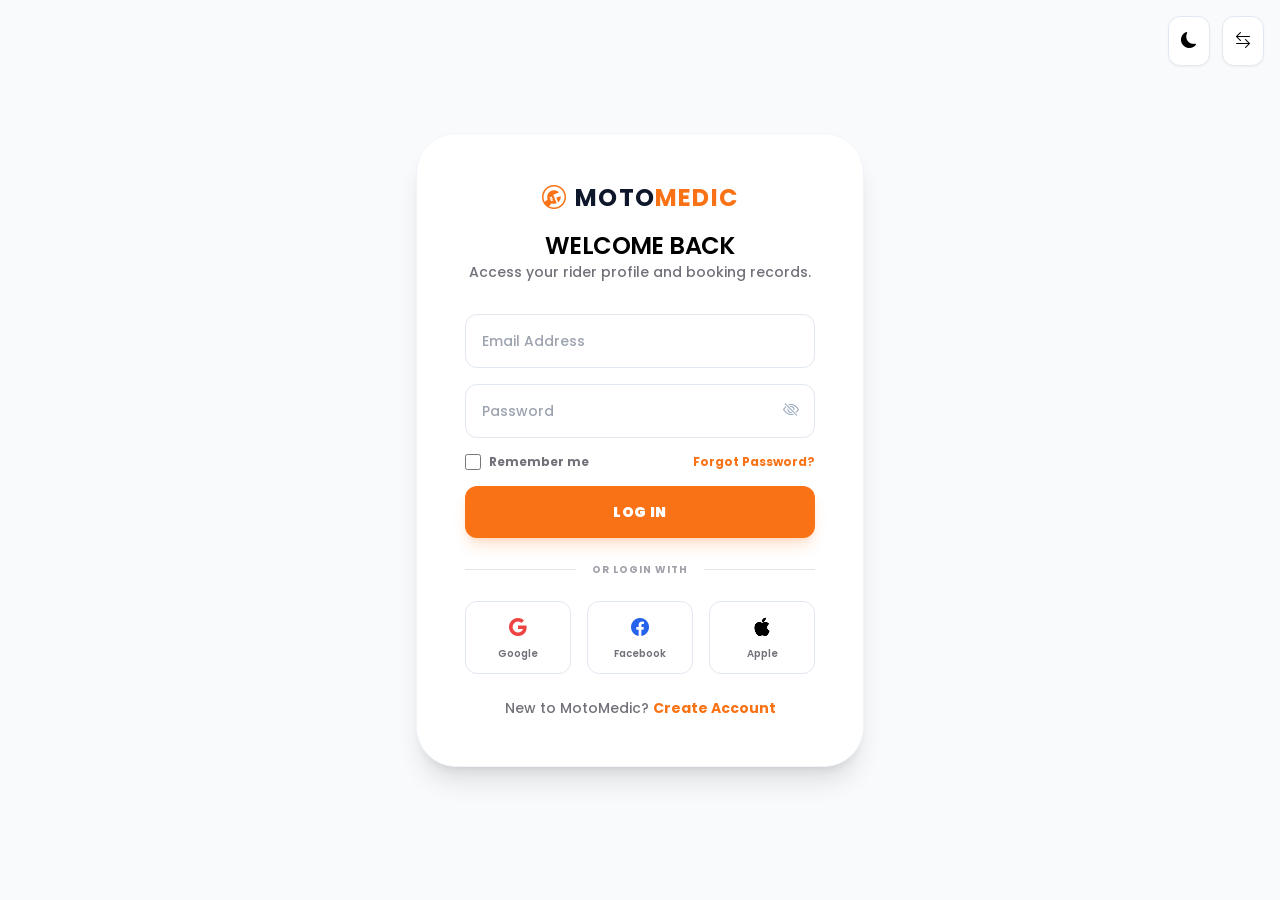
<file: login.html>
<!DOCTYPE html>
<html lang="en" data-theme="light" dir="ltr">

<head>
    <meta charset="UTF-8">
    <meta name="viewport" content="width=device-width, initial-scale=1.0">
    <title>MotoMedic | Login</title>
    <link rel="icon" href="images/logo.jpeg">
    <!-- Tailwind CSS Play CDN -->
    <script src="tailwind.js"></script>

    <!-- Bootstrap Icons Link -->
    <link rel="stylesheet" href="https://cdn.jsdelivr.net/npm/bootstrap-icons@1.11.3/font/bootstrap-icons.min.css">
    <link href="https://fonts.googleapis.com/css2?family=Poppins:wght@300;400;500;600;700;900&display=swap"
        rel="stylesheet">

    <style>
        body {
            font-family: 'Poppins', sans-serif;
            transition: background 0.3s, color 0.3s;
        }

        [data-theme="dark"] body {
            background-color: #0F172A;
            color: #F8FAFC;
        }

        [data-theme="dark"] .auth-card {
            background-color: #1E293B;
            border-color: #334155;
            box-shadow: 0 20px 25px -5px rgba(0, 0, 0, 0.3);
        }

        [data-theme="dark"] input {
            background-color: #0F172A;
            border-color: #334155;
            color: #F8FAFC;
        }

        [data-theme="dark"] .btn-social {
            background-color: #0F172A;
            border-color: #334155;
            color: #F8FAFC;
        }

        [data-theme="dark"] .btn-social:hover {
            background-color: #334155;
        }

        [data-theme="dark"] .theme-btn {
            background-color: #1E293B !important;
            border-color: #334155 !important;
            color: #F8FAFC !important;
        }

        [data-theme="dark"] .text-slate-900 {
            color: #F8FAFC !important;
        }

        [data-theme="dark"] .title-brand {
            color: #F8FAFC !important;
        }

        [data-theme="dark"] .title-brand .title-brand,
        [data-theme="dark"] .title-brand.bi {
            color: #F97316 !important;
        }

        [data-theme="dark"] .text-zinc-500 {
            color: #94A3B8 !important;
        }

        [data-theme="dark"] .text-zinc-400 {
            color: #64748B !important;
        }

        [data-theme="dark"] .bg-zinc-200 {
            background-color: #334155 !important;
        }

        h1, h2, h3, h4, h5, h6 {
            font-weight: 550 !important;
        }
    </style>
</head>

<body class="bg-slate-50 min-h-screen flex flex-col items-center justify-center p-6 relative">

    <!-- Floating Controls -->
    <div class="fixed top-4 end-4 flex gap-3 z-50">
        <button onclick="toggleTheme()"
            class="theme-btn bg-white border border-slate-200 p-3 rounded-xl shadow-sm hover:scale-105 transition">
            <i id="themeIcon" class="bi bi-moon-fill"></i>
        </button>
        <button onclick="toggleRTL()"
            class="theme-btn bg-white border border-slate-200 p-3 rounded-xl shadow-sm hover:scale-105 transition">
            <i class="bi bi-arrow-left-right"></i>
        </button>
    </div>

    <div class="auth-card bg-white p-8 md:p-12 rounded-[2.5rem] shadow-xl border border-slate-100 w-full max-w-md">

        <!-- Brand Name / Logo -->
        <div class="text-center mb-8">
            <h1 class="text-2xl text-slate-900 font-black tracking-wider uppercase">
                <a href="index.html" class="flex items-center justify-center gap-2 group">
                    <i class="title-brand font-bold bi bi-wrench-adjustable-circle text-[#F97316]"></i>
                    <span class="title-brand font-bold">MOTO<span class="title-brand text-[#F97316] font-bold">MEDIC</span></span>
                </a>
            </h1>
            <h2 class="text-2xl font-black uppercase tracking-tight mt-4">Welcome Back</h2>
            <p class="text-zinc-500 text-sm font-medium">Access your rider profile and booking records.</p>
        </div>

        <!-- LOGIN FORM -->
        <form class="space-y-4" onsubmit="event.preventDefault();">
            <input type="email" placeholder="Email Address"
                class="w-full p-4 rounded-xl border border-slate-200 outline-none focus:border-[#F97316] font-medium text-sm transition">

            <div class="relative">
                <input type="password" id="pass" placeholder="Password"
                    class="w-full p-4 pe-12 rounded-xl border border-slate-200 outline-none focus:border-[#F97316] font-medium text-sm transition">
                <i class="bi bi-eye-slash absolute end-4 top-1/2 -translate-y-1/2 cursor-pointer text-slate-400"
                    onclick="togglePass('pass')"></i>
            </div>

            <div class="flex items-center justify-between text-xs font-bold">
                <div class="flex items-center gap-2">
                    <input type="checkbox" id="remember" class="accent-[#F97316] w-4 h-4 rounded">
                    <label for="remember" class="text-zinc-500 cursor-pointer">Remember me</label>
                </div>
                <a href="#" class="text-[#F97316] hover:text-orange-600 transition">Forgot Password?</a>
            </div>

            <button
                class="w-full bg-[#F97316] text-white font-black py-4 rounded-xl hover:bg-orange-600 transition uppercase tracking-wider text-sm shadow-lg shadow-orange-500/20">Log
                In</button>
        </form>

        <!-- SOCIAL LOGIN -->
        <div class="my-6 flex items-center gap-4">
            <div class="flex-grow h-px bg-zinc-200"></div>
            <span class="text-[10px] text-zinc-400 font-bold uppercase tracking-widest">Or login with</span>
            <div class="flex-grow h-px bg-zinc-200"></div>
        </div>

        <div class="grid grid-cols-3 gap-4">
            <button
                class="btn-social flex flex-col items-center justify-center gap-1 py-3 px-2 border border-slate-200 rounded-xl hover:bg-slate-50 transition">
                <i class="bi bi-google text-red-500 text-lg"></i>
                <span class="text-[10px] font-semibold text-zinc-500">Google</span>
            </button>
            <button
                class="btn-social flex flex-col items-center justify-center gap-1 py-3 px-2 border border-slate-200 rounded-xl hover:bg-slate-50 transition">
                <i class="bi bi-facebook text-blue-600 text-lg"></i>
                <span class="text-[10px] font-semibold text-zinc-500">Facebook</span>
            </button>
            <button
                class="btn-social flex flex-col items-center justify-center gap-1 py-3 px-2 border border-slate-200 rounded-xl hover:bg-slate-50 transition">
                <i class="bi bi-apple text-lg"></i>
                <span class="text-[10px] font-semibold text-zinc-500">Apple</span>
            </button>
        </div>

        <div class="text-center mt-6 text-sm font-medium">
            <p class="text-zinc-500">New to MotoMedic? <a href="sign.html"
                    class="text-[#F97316] font-bold hover:text-orange-600 transition">Create Account</a></p>
        </div>
    </div>

    <script>
        function togglePass(id) {
            const input = document.getElementById(id);
            const icon = input.nextElementSibling;
            if (input.type === "password") {
                input.type = "text";
                icon.classList.replace("bi-eye-slash", "bi-eye");
            } else {
                input.type = "password";
                icon.classList.replace("bi-eye", "bi-eye-slash");
            }
        }

        function toggleTheme() {
            const html = document.documentElement;
            const themeIcon = document.getElementById("themeIcon");
            if (html.getAttribute('data-theme') === 'dark') {
                html.setAttribute('data-theme', 'light');
                themeIcon.classList.replace("bi-brightness-high-fill", "bi-moon-fill");
            } else {
                html.setAttribute('data-theme', 'dark');
                themeIcon.classList.replace("bi-moon-fill", "bi-brightness-high-fill");
            }
        }

        function toggleRTL() {
            document.documentElement.dir = document.documentElement.dir === 'rtl' ? 'ltr' : 'rtl';
        }
    </script>
</body>

</html>
</file>
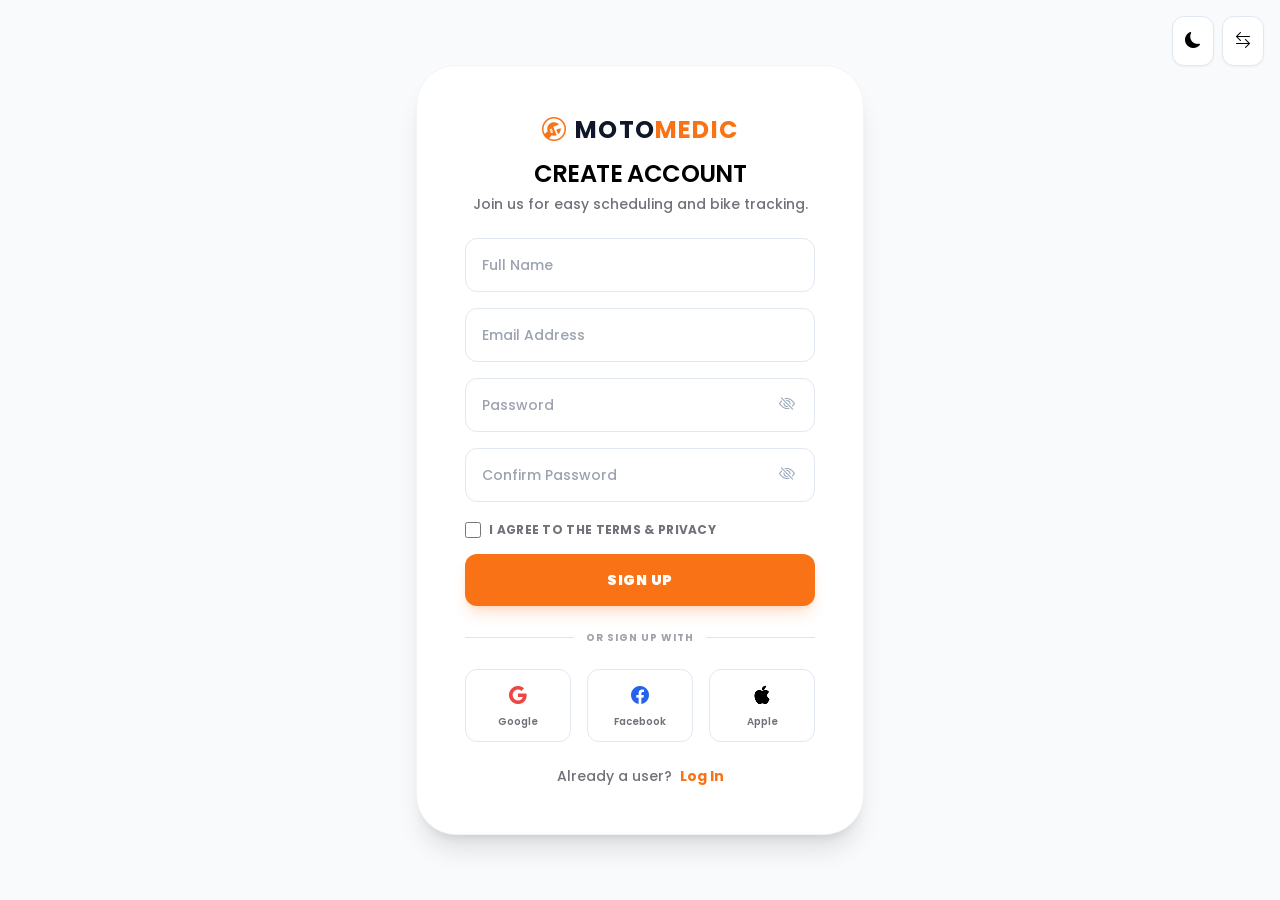
<file: sign.html>
<!DOCTYPE html>
<html lang="en" data-theme="light" dir="ltr" class="h-full">
<head>
  <meta charset="UTF-8">
  <meta name="viewport" content="width=device-width, initial-scale=1.0, maximum-scale=1.0, user-scalable=no">
  <title>MotoMedic | Create Account</title>
  <link rel="icon" href="images/logo.jpeg">
  <!-- Tailwind CSS Play CDN -->
  <script src="tailwind.js"></script>
  <!-- Bootstrap Icons Link -->
  <link rel="stylesheet" href="https://cdn.jsdelivr.net/npm/bootstrap-icons@1.11.3/font/bootstrap-icons.min.css">
  <link href="https://fonts.googleapis.com/css2?family=Poppins:wght@300;400;500;600;700;900&display=swap" rel="stylesheet">
  
  <style>
    body { font-family: 'Poppins', sans-serif; transition: background 0.3s, color 0.3s; }
    [data-theme="dark"] body { background-color: #0F172A; color: #F8FAFC; }
    [data-theme="dark"] .auth-card { background-color: #1E293B; border-color: #334155; box-shadow: 0 20px 25px -5px rgba(0, 0, 0, 0.3); }
    [data-theme="dark"] input { background-color: #0F172A; border-color: #334155; color: #F8FAFC; }
    [data-theme="dark"] .btn-social { background-color: #0F172A; border-color: #334155; color: #F8FAFC; }
    [data-theme="dark"] .btn-social:hover { background-color: #334155; }
    [data-theme="dark"] .theme-btn { background-color: #1E293B !important; border-color: #334155 !important; color: #F8FAFC !important; }
    [data-theme="dark"] .text-slate-900 { color: #F8FAFC !important; }
    [data-theme="dark"] .title-brand { color: #F8FAFC !important; }
    [data-theme="dark"] .title-brand .title-brand,
    [data-theme="dark"] .title-brand.bi { color: #F97316 !important; }
    [data-theme="dark"] .text-zinc-500 { color: #94A3B8 !important; }
    [data-theme="dark"] .text-zinc-400 { color: #64748B !important; }
    [data-theme="dark"] .bg-zinc-200 { background-color: #334155 !important; }
    h1, h2, h3, h4, h5, h6 { font-weight: 550 !important; }
  </style>
</head>
<body class="bg-slate-50 min-h-full flex flex-col w-full antialiased selection:bg-orange-500 selection:text-white">

  <!-- Main Wrapper with dynamic vertical layout padding -->
  <div class="flex-grow flex flex-col justify-center items-center px-4 py-6 sm:p-8">
    
    <!-- Floating Controls (Responsive spacing) -->
    <div class="fixed top-4 end-4 flex gap-2 z-50">
      <button onclick="toggleTheme()" class="theme-btn bg-white border border-slate-200 p-2.5 sm:p-3 rounded-xl shadow-sm hover:scale-105 active:scale-95 transition cursor-pointer"> 
        <i id="themeIcon" class="bi bi-moon-fill text-sm sm:text-base"></i>
      </button>
      <button onclick="toggleRTL()" class="theme-btn bg-white border border-slate-200 p-2.5 sm:p-3 rounded-xl shadow-sm hover:scale-105 active:scale-95 transition cursor-pointer"> 
        <i class="bi bi-arrow-left-right text-sm sm:text-base"></i>
      </button>
    </div>

    <!-- Auth Card -->
    <div class="auth-card bg-white p-6 sm:p-10 md:p-12 rounded-[2rem] sm:rounded-[2.5rem] shadow-xl border border-slate-100 w-full max-w-md transition-all duration-300">
      
      <!-- Brand Name / Logo -->
      <div class="text-center mb-5 sm:mb-6">
        <h1 class="text-xl sm:text-2xl text-slate-900 font-black tracking-wider uppercase">
          <a href="index.html" class="flex items-center justify-center gap-2 group">
            <i class="title-brand font-bold bi bi-wrench-adjustable-circle text-[#F97316]"></i>
            <span class="title-brand font-bold">MOTO<span class="title-brand text-[#F97316] font-bold">MEDIC</span></span>
          </a>
        </h1>
        <h2 class="text-xl sm:text-2xl font-black uppercase tracking-tight mt-2 sm:mt-3">Create Account</h2>
        <p class="text-zinc-500 text-xs sm:text-sm font-medium mt-1">Join us for easy scheduling and bike tracking.</p>
      </div>

      <!-- SIGNUP FORM -->
      <form class="space-y-3 sm:space-y-4" onsubmit="event.preventDefault();">
        <input type="text" placeholder="Full Name" class="w-full p-3.5 sm:p-4 rounded-xl border border-slate-200 outline-none focus:border-[#F97316] font-medium text-sm transition">
        <input type="email" placeholder="Email Address" class="w-full p-3.5 sm:p-4 rounded-xl border border-slate-200 outline-none focus:border-[#F97316] font-medium text-sm transition">
        
        <div class="relative">
          <input type="password" id="pass" placeholder="Password" class="w-full p-3.5 sm:p-4 pe-12 rounded-xl border border-slate-200 outline-none focus:border-[#F97316] font-medium text-sm transition">
          <i class="bi bi-eye-slash absolute end-4 top-1/2 -translate-y-1/2 cursor-pointer text-slate-400 p-1 text-base" onclick="togglePass('pass')"></i>
        </div>

        <div class="relative">
          <input type="password" id="cpass" placeholder="Confirm Password" class="w-full p-3.5 sm:p-4 pe-12 rounded-xl border border-slate-200 outline-none focus:border-[#F97316] font-medium text-sm transition">
          <i class="bi bi-eye-slash absolute end-4 top-1/2 -translate-y-1/2 cursor-pointer text-slate-400 p-1 text-base" onclick="togglePass('cpass')"></i>
        </div>

        <div class="flex items-center gap-2 pt-1 text-[11px] sm:text-xs font-bold uppercase tracking-wide">
          <input type="checkbox" id="terms" class="accent-[#F97316] w-4 h-4 rounded cursor-pointer">
          <label for="terms" class="text-zinc-500 cursor-pointer select-none">I agree to the Terms & Privacy</label>
        </div>
        
        <button class="w-full bg-[#F97316] text-white font-black py-3.5 sm:py-4 rounded-xl hover:bg-orange-600 active:scale-[0.99] transition uppercase tracking-wider text-sm shadow-lg shadow-orange-500/20 cursor-pointer mt-2">Sign Up</button>
      </form>

      <!-- SOCIAL LOGIN SEPARATOR -->
      <div class="my-5 sm:my-6 flex items-center gap-3">
        <div class="flex-grow h-px bg-zinc-200"></div>
        <span class="text-[9px] sm:text-[10px] text-zinc-400 font-bold uppercase tracking-widest whitespace-nowrap">Or sign up with</span>
        <div class="flex-grow h-px bg-zinc-200"></div>
      </div>

      <!-- SOCIAL BUTTONS -->
      <div class="grid grid-cols-3 gap-3 sm:gap-4">
        <button class="btn-social flex flex-col items-center justify-center gap-1 py-3 px-2 border border-slate-200 rounded-xl hover:bg-slate-50 active:scale-95 transition cursor-pointer">
          <i class="bi bi-google text-red-500 text-base sm:text-lg"></i>
          <span class="text-[10px] font-semibold text-zinc-500">Google</span>
        </button>
        <button class="btn-social flex flex-col items-center justify-center gap-1 py-3 px-2 border border-slate-200 rounded-xl hover:bg-slate-50 active:scale-95 transition cursor-pointer">
          <i class="bi bi-facebook text-blue-600 text-base sm:text-lg"></i>
          <span class="text-[10px] font-semibold text-zinc-500">Facebook</span>
        </button>
        <button class="btn-social flex flex-col items-center justify-center gap-1 py-3 px-2 border border-slate-200 rounded-xl hover:bg-slate-50 active:scale-95 transition cursor-pointer">
          <i class="bi bi-apple text-base sm:text-lg"></i>
          <span class="text-[10px] font-semibold text-zinc-500">Apple</span>
        </button>
      </div>

      <!-- Login Link -->
      <div class="text-center mt-5 sm:mt-6 text-xs sm:text-sm font-medium">
        <p class="text-zinc-500">Already a user? <a href="login.html" class="text-[#F97316] font-bold hover:text-orange-600 transition inline-block ml-1">Log In</a></p>
      </div>
    </div>

  </div>

  <script>
    function togglePass(id) {
      const input = document.getElementById(id);
      const icon = input.nextElementSibling;
      if (input.type === "password") {
        input.type = "text";
        icon.classList.replace("bi-eye-slash", "bi-eye");
      } else {
        input.type = "password";
        icon.classList.replace("bi-eye", "bi-eye-slash");
      }
    }

    function toggleTheme() {
      const html = document.documentElement;
      const themeIcon = document.getElementById("themeIcon");
      if (html.getAttribute('data-theme') === 'dark') {
        html.setAttribute('data-theme', 'light');
        themeIcon.classList.replace("bi-brightness-high-fill", "bi-moon-fill");
      } else {
        html.setAttribute('data-theme', 'dark');
        themeIcon.classList.replace("bi-moon-fill", "bi-brightness-high-fill");
      }
    }

    function toggleRTL() {
      document.documentElement.dir = document.documentElement.dir === 'rtl' ? 'ltr' : 'rtl';
    }
  </script>
</body>
</html>
</file>
